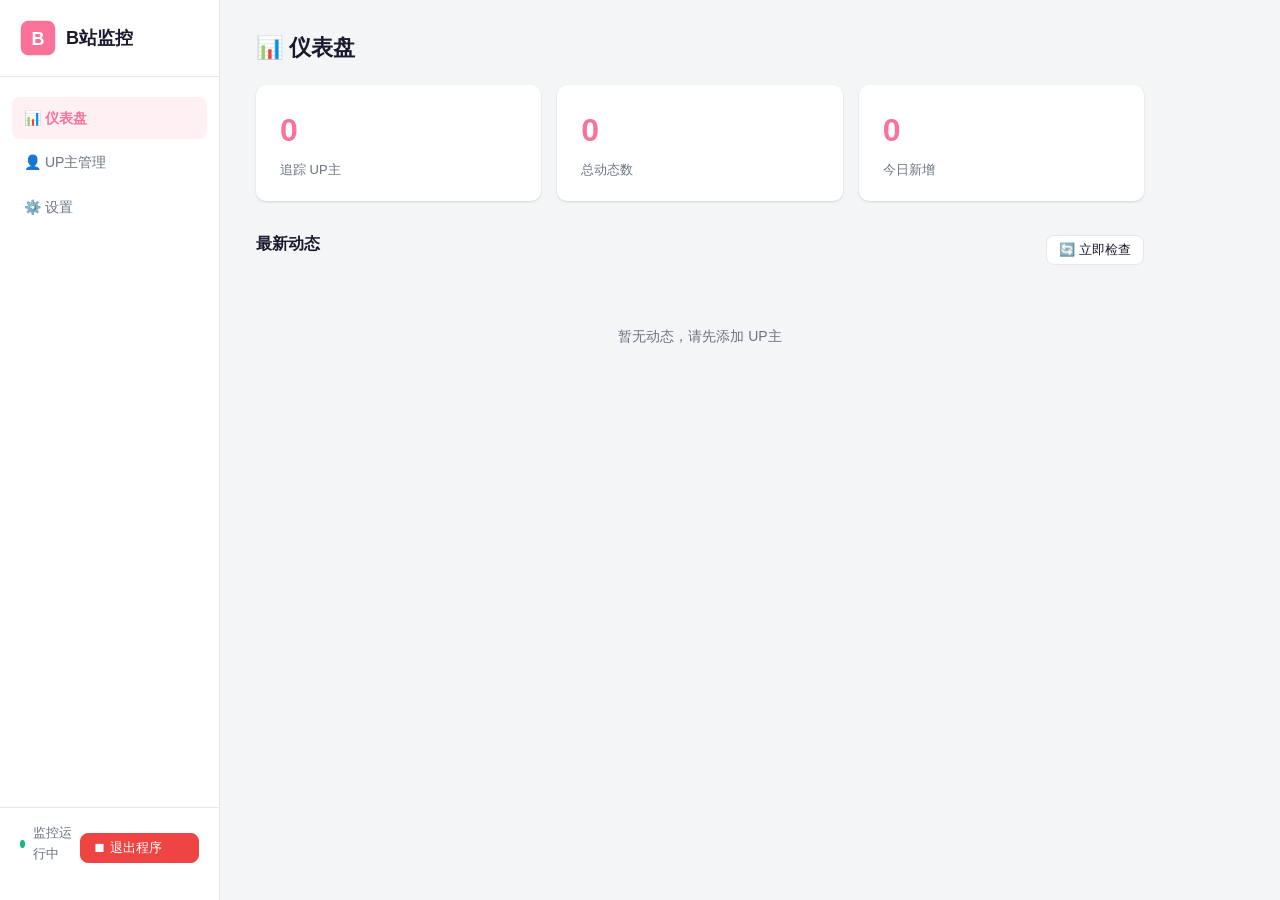
<file: templates/index.html>
<!DOCTYPE html>
<html lang="zh-CN">
<head>
    <meta charset="UTF-8">
    <meta name="viewport" content="width=device-width, initial-scale=1.0">
    <title>B站 UP主 动态监控</title>
    <link rel="stylesheet" href="/static/style.css">
</head>
<body>
    <div class="app">
        <!-- Sidebar -->
        <aside class="sidebar">
            <div class="sidebar-header">
                <svg class="logo" viewBox="0 0 48 48" width="36" height="36">
                    <rect x="1" y="1" width="46" height="46" rx="10" fill="#FB7299"/>
                    <text x="24" y="33" text-anchor="middle" fill="white" font-size="24" font-weight="bold">B</text>
                </svg>
                <span class="sidebar-title">B站监控</span>
            </div>

            <nav class="sidebar-nav">
                <a href="#" class="nav-item active" data-page="dashboard">📊 仪表盘</a>
                <a href="#" class="nav-item" data-page="up_users">👤 UP主管理</a>
                <a href="#" class="nav-item" data-page="settings">⚙️ 设置</a>
            </nav>

            <div class="sidebar-footer">
                <span class="status-dot" id="status-dot"></span>
                <span id="status-text">监控运行中</span>
                <button class="btn btn-sm btn-danger" onclick="shutdown()" style="margin-top:8px;width:100%;">⏹ 退出程序</button>
            </div>
        </aside>

        <!-- Main Content -->
        <main class="main">
            <!-- Dashboard Page -->
            <div class="page active" id="page-dashboard">
                <h2>📊 仪表盘</h2>
                <div class="stats-grid">
                    <div class="stat-card">
                        <div class="stat-value" id="stat-up-count">0</div>
                        <div class="stat-label">追踪 UP主</div>
                    </div>
                    <div class="stat-card">
                        <div class="stat-value" id="stat-total">0</div>
                        <div class="stat-label">总动态数</div>
                    </div>
                    <div class="stat-card">
                        <div class="stat-value" id="stat-today">0</div>
                        <div class="stat-label">今日新增</div>
                    </div>
                </div>

                <div class="section-header">
                    <h3>最新动态</h3>
                    <button class="btn btn-sm" onclick="checkNow()">🔄 立即检查</button>
                </div>

                <div class="dynamics-list" id="dynamics-list">
                    <p class="empty-hint">暂无动态，请先添加 UP主</p>
                </div>
            </div>

            <!-- UP Users Page -->
            <div class="page" id="page-up_users">
                <h2>👤 UP主管理</h2>

                <div class="add-up-form">
                    <input type="text" id="add-uid" placeholder="输入 UP主 UID (如 25470223)">
                    <button class="btn btn-primary" onclick="addUpUser()">添加</button>
                </div>
                <p class="help-text">在 UP主 B站空间页的 URL 中可以找到 UID，如 <code>space.bilibili.com/25470223</code></p>

                <div class="up-list" id="up-list">
                    <p class="empty-hint">还没有添加任何 UP主</p>
                </div>
            </div>

            <!-- Settings Page -->
            <div class="page" id="page-settings">
                <h2>⚙️ 设置</h2>
                <form id="settings-form" class="settings-form">
                    <div class="form-section">
                        <h3>🔔 钉钉通知</h3>
                        <div class="form-group">
                            <label for="set-webhook">Webhook URL</label>
                            <input type="url" id="set-webhook" autocomplete="off">
                        </div>
                        <div class="form-group">
                            <label for="set-secret">加签密钥</label>
                            <input type="text" id="set-secret" autocomplete="off">
                        </div>
                        <button type="button" class="btn btn-sm" onclick="testNotify()">📤 发送测试通知</button>
                    </div>

                    <div class="form-section">
                        <h3>🍿 B站 Cookie</h3>
                        <div class="form-group">
                            <label for="set-cookie">Cookie</label>
                            <textarea id="set-cookie" rows="3" autocomplete="off"></textarea>
                        </div>
                    </div>

                    <div class="form-section">
                        <h3>⏱️ 检查间隔</h3>
                        <div class="form-group">
                            <label for="set-interval">间隔 (分钟)</label>
                            <select id="set-interval">
                                <option value="1">1 分钟</option>
                                <option value="3">3 分钟</option>
                                <option value="5">5 分钟</option>
                                <option value="10">10 分钟</option>
                                <option value="15">15 分钟</option>
                                <option value="30">30 分钟</option>
                            </select>
                        </div>
                    </div>

                    <button type="submit" class="btn btn-primary">保存设置</button>
                </form>
            </div>
        </main>
    </div>

    <div id="toast" class="toast"></div>
    <script src="/static/app.js"></script>
</body>
</html>
</file>
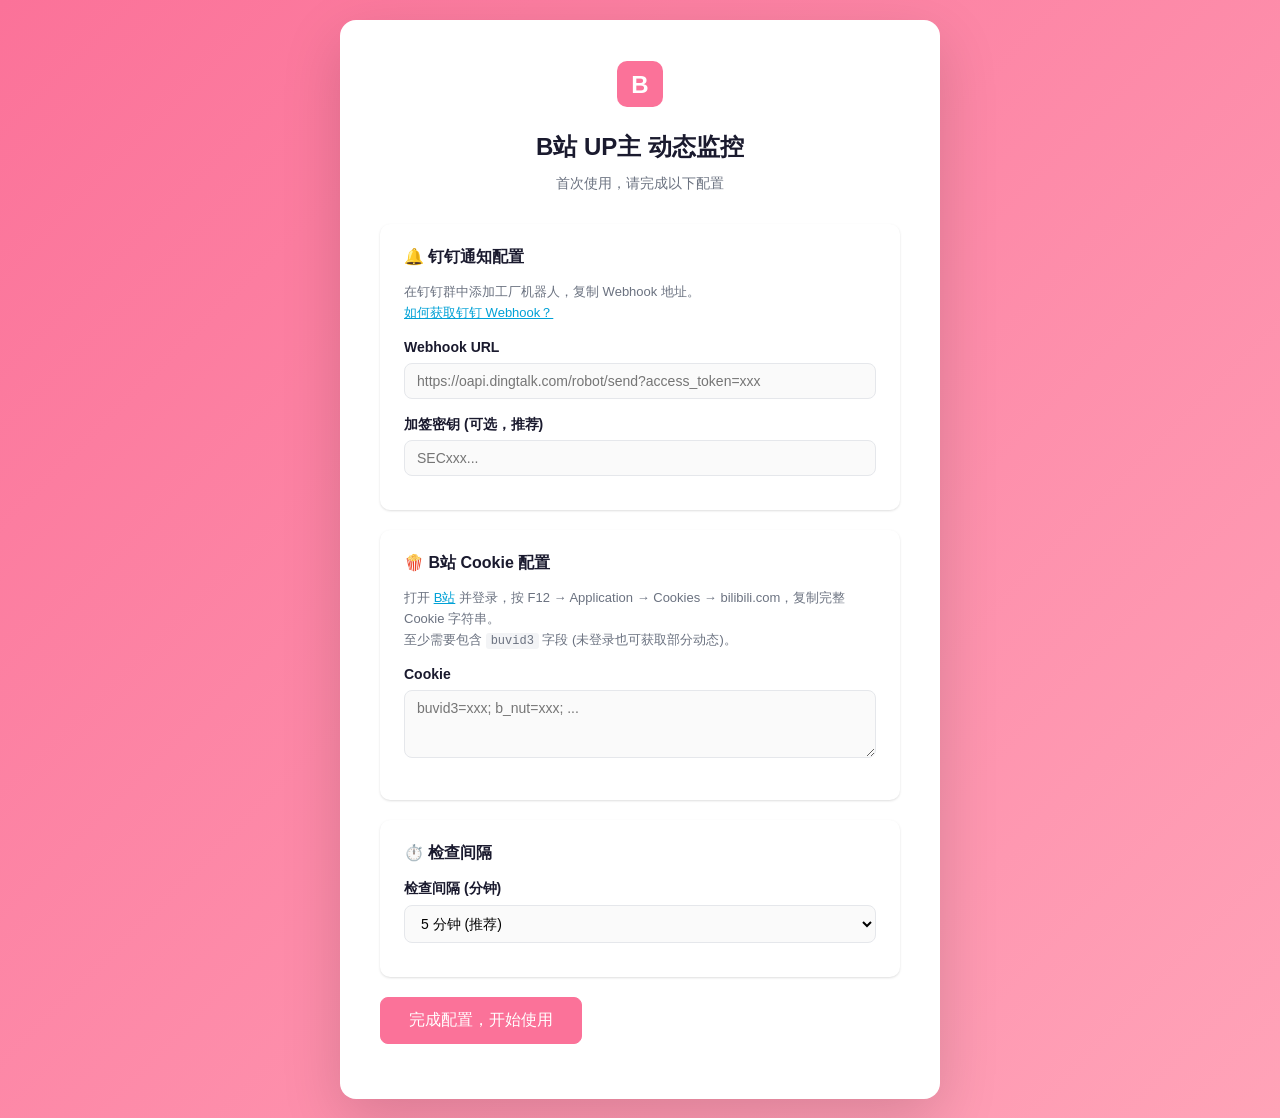
<file: templates/wizard.html>
<!DOCTYPE html>
<html lang="zh-CN">
<head>
    <meta charset="UTF-8">
    <meta name="viewport" content="width=device-width, initial-scale=1.0">
    <title>B站 UP主 动态监控 — 初始配置</title>
    <link rel="stylesheet" href="/static/style.css">
</head>
<body class="wizard-page">
    <div class="wizard-container">
        <div class="wizard-card">
            <div class="wizard-header">
                <svg class="logo" viewBox="0 0 48 48" width="48" height="48">
                    <rect x="1" y="1" width="46" height="46" rx="10" fill="#FB7299"/>
                    <text x="24" y="33" text-anchor="middle" fill="white" font-size="24" font-weight="bold">B</text>
                </svg>
                <h1>B站 UP主 动态监控</h1>
                <p class="subtitle">首次使用，请完成以下配置</p>
            </div>

            <form id="wizard-form" class="wizard-form">
                <!-- Step 1: DingTalk -->
                <div class="form-section">
                    <h3>🔔 钉钉通知配置</h3>
                    <p class="help-text">
                        在钉钉群中添加工厂机器人，复制 Webhook 地址。<br>
                        <a href="https://open.dingtalk.com/document/orgapp/custom-bot-send-message-type" target="_blank">如何获取钉钉 Webhook？</a>
                    </p>
                    <div class="form-group">
                        <label for="webhook">Webhook URL</label>
                        <input type="url" id="webhook" placeholder="https://oapi.dingtalk.com/robot/send?access_token=xxx" autocomplete="off">
                    </div>
                    <div class="form-group">
                        <label for="secret">加签密钥 (可选，推荐)</label>
                        <input type="text" id="secret" placeholder="SECxxx..." autocomplete="off">
                    </div>
                </div>

                <!-- Step 2: Bilibili Cookie -->
                <div class="form-section">
                    <h3>🍿 B站 Cookie 配置</h3>
                    <p class="help-text">
                        打开 <a href="https://www.bilibili.com" target="_blank">B站</a> 并登录，按 F12 → Application → Cookies → bilibili.com，复制完整 Cookie 字符串。<br>
                        至少需要包含 <code>buvid3</code> 字段 (未登录也可获取部分动态)。
                    </p>
                    <div class="form-group">
                        <label for="cookie">Cookie</label>
                        <textarea id="cookie" rows="3" placeholder="buvid3=xxx; b_nut=xxx; ..." autocomplete="off"></textarea>
                    </div>
                </div>

                <!-- Step 3: Interval -->
                <div class="form-section">
                    <h3>⏱️ 检查间隔</h3>
                    <div class="form-group">
                        <label for="interval">检查间隔 (分钟)</label>
                        <select id="interval">
                            <option value="1">1 分钟</option>
                            <option value="3">3 分钟</option>
                            <option value="5" selected>5 分钟 (推荐)</option>
                            <option value="10">10 分钟</option>
                            <option value="15">15 分钟</option>
                            <option value="30">30 分钟</option>
                        </select>
                    </div>
                </div>

                <button type="submit" class="btn btn-primary btn-lg">完成配置，开始使用</button>
            </form>

            <div id="wizard-status" class="wizard-status"></div>
        </div>
    </div>

    <script src="/static/app.js"></script>
</body>
</html>
</file>
<file: static/style.css>
/* ── Reset & Variables ─────────────────────────────────── */
*, *::before, *::after { box-sizing: border-box; margin: 0; padding: 0; }

:root {
    --pink: #FB7299;
    --pink-hover: #e85d85;
    --blue: #00A1D6;
    --bg: #f4f5f7;
    --card-bg: #ffffff;
    --text: #1a1a2e;
    --text-secondary: #6b7280;
    --border: #e5e7eb;
    --radius: 10px;
    --shadow: 0 1px 3px rgba(0,0,0,0.08), 0 1px 2px rgba(0,0,0,0.06);
    --sidebar-width: 220px;
}

body {
    font-family: -apple-system, BlinkMacSystemFont, "Segoe UI", Roboto,
                 "Helvetica Neue", Arial, "Noto Sans SC", sans-serif;
    background: var(--bg);
    color: var(--text);
    line-height: 1.6;
    min-height: 100vh;
}

/* ── Layout ─────────────────────────────────────────────── */
.app { display: flex; min-height: 100vh; }

.sidebar {
    width: var(--sidebar-width);
    background: var(--card-bg);
    border-right: 1px solid var(--border);
    display: flex;
    flex-direction: column;
    padding: 20px 0;
    position: fixed;
    top: 0; left: 0; bottom: 0;
    z-index: 10;
}

.sidebar-header {
    display: flex; align-items: center; gap: 10px;
    padding: 0 20px 20px; border-bottom: 1px solid var(--border);
    margin-bottom: 10px;
}

.sidebar-title { font-size: 18px; font-weight: 700; }

.sidebar-nav { flex: 1; padding: 10px 12px; }
.nav-item {
    display: block; padding: 10px 12px; border-radius: 8px;
    color: var(--text-secondary); text-decoration: none;
    font-size: 14px; transition: all 0.15s; margin-bottom: 2px;
}
.nav-item:hover { background: #f3f4f6; color: var(--text); }
.nav-item.active { background: #fff0f4; color: var(--pink); font-weight: 600; }

.sidebar-footer {
    padding: 15px 20px; border-top: 1px solid var(--border);
    font-size: 13px; color: var(--text-secondary);
    display: flex; align-items: center; gap: 8px;
}
.status-dot {
    width: 8px; height: 8px; border-radius: 50%;
    background: #10b981; display: inline-block;
}
.status-dot.stopped { background: #ef4444; }

.main {
    margin-left: var(--sidebar-width);
    flex: 1; padding: 30px 36px;
    max-width: 960px;
}

.page { display: none; }
.page.active { display: block; }

h2 { font-size: 22px; margin-bottom: 20px; }
h3 { font-size: 16px; margin-bottom: 12px; }

/* ── Stats ──────────────────────────────────────────────── */
.stats-grid { display: grid; grid-template-columns: repeat(3, 1fr); gap: 16px; margin-bottom: 30px; }
.stat-card {
    background: var(--card-bg); border-radius: var(--radius);
    padding: 20px 24px; box-shadow: var(--shadow);
}
.stat-value { font-size: 32px; font-weight: 700; color: var(--pink); }
.stat-label { font-size: 13px; color: var(--text-secondary); margin-top: 4px; }

.section-header {
    display: flex; align-items: center; justify-content: space-between;
    margin-bottom: 16px;
}

/* ── Buttons ────────────────────────────────────────────── */
.btn {
    display: inline-flex; align-items: center; gap: 6px;
    padding: 8px 16px; border: 1px solid var(--border); border-radius: 8px;
    background: var(--card-bg); color: var(--text); cursor: pointer;
    font-size: 14px; transition: all 0.15s; font-family: inherit;
}
.btn:hover { background: #f9fafb; }
.btn-primary { background: var(--pink); color: white; border-color: var(--pink); }
.btn-primary:hover { background: var(--pink-hover); }
.btn-danger { background: #ef4444; color: white; border-color: #ef4444; }
.btn-danger:hover { background: #dc2626; }
.btn-lg { padding: 12px 28px; font-size: 16px; }
.btn-sm { padding: 5px 12px; font-size: 13px; }
.btn:disabled { opacity: 0.5; cursor: not-allowed; }

/* ── Forms ──────────────────────────────────────────────── */
.form-group { margin-bottom: 14px; }
.form-group label { display: block; font-size: 14px; font-weight: 600; margin-bottom: 5px; }
.form-group input, .form-group textarea, .form-group select {
    width: 100%; padding: 9px 12px; border: 1px solid var(--border);
    border-radius: 8px; font-size: 14px; font-family: inherit;
    transition: border-color 0.15s; background: #fafafa;
}
.form-group input:focus, .form-group textarea:focus, .form-group select:focus {
    outline: none; border-color: var(--pink); background: white;
}
.form-group textarea { resize: vertical; }

.help-text { font-size: 13px; color: var(--text-secondary); margin-bottom: 12px; }
.help-text code {
    background: #f3f4f6; padding: 1px 5px; border-radius: 3px;
    font-size: 12px;
}
.help-text a { color: var(--blue); }

.form-section {
    background: var(--card-bg); border-radius: var(--radius);
    padding: 20px 24px; margin-bottom: 16px; box-shadow: var(--shadow);
}

/* ── UP List ────────────────────────────────────────────── */
.add-up-form { display: flex; gap: 10px; margin-bottom: 8px; }
.add-up-form input { flex: 1; padding: 9px 12px; border: 1px solid var(--border); border-radius: 8px; font-size: 14px; }
.add-up-form input:focus { outline: none; border-color: var(--pink); }

.up-list { margin-top: 16px; display: grid; gap: 10px; }
.up-card {
    background: var(--card-bg); border-radius: var(--radius);
    padding: 14px 18px; box-shadow: var(--shadow);
    display: flex; align-items: center; gap: 14px;
}
.up-card img { width: 44px; height: 44px; border-radius: 50%; object-fit: cover; }
.up-card .up-info { flex: 1; }
.up-card .up-name { font-weight: 600; font-size: 15px; }
.up-card .up-uid { font-size: 12px; color: var(--text-secondary); }
.up-card .up-actions { display: flex; gap: 6px; }

.empty-hint { color: var(--text-secondary); font-size: 14px; text-align: center; padding: 40px 0; }

/* ── Dynamics List ──────────────────────────────────────── */
.dynamics-list { display: grid; gap: 12px; }
.dynamic-card {
    background: var(--card-bg); border-radius: var(--radius);
    padding: 16px 20px; box-shadow: var(--shadow);
    transition: box-shadow 0.15s;
}
.dynamic-card:hover { box-shadow: 0 4px 12px rgba(0,0,0,0.1); }
.dynamic-card .dyn-header {
    display: flex; align-items: center; gap: 10px; margin-bottom: 8px;
}
.dynamic-card .dyn-avatar { width: 28px; height: 28px; border-radius: 50%; }
.dynamic-card .dyn-up-name { font-weight: 600; font-size: 14px; }
.dynamic-card .dyn-type {
    font-size: 11px; background: #f3f4f6; padding: 2px 8px;
    border-radius: 10px; color: var(--text-secondary);
}
.dynamic-card .dyn-content { font-size: 14px; margin-bottom: 8px; line-height: 1.5; }
.dynamic-card .dyn-footer {
    display: flex; justify-content: space-between; align-items: center;
    font-size: 12px; color: var(--text-secondary);
}
.dynamic-card .dyn-link { color: var(--blue); text-decoration: none; }
.dynamic-card .dyn-link:hover { text-decoration: underline; }

/* ── Settings Form ──────────────────────────────────────── */
.settings-form { max-width: 640px; }

/* ── Toast ──────────────────────────────────────────────── */
.toast {
    position: fixed; top: 20px; right: 20px; z-index: 9999;
    padding: 12px 20px; border-radius: 8px; color: white;
    font-size: 14px; transform: translateX(120%); transition: transform 0.3s;
    pointer-events: none;
}
.toast.show { transform: translateX(0); }
.toast.success { background: #10b981; }
.toast.error { background: #ef4444; }
.toast.info { background: var(--blue); }

/* ── Wizard ─────────────────────────────────────────────── */
.wizard-page { background: linear-gradient(135deg, #FB7299 0%, #FFA3B8 100%); }
.wizard-container {
    min-height: 100vh; display: flex; align-items: center;
    justify-content: center; padding: 20px;
}
.wizard-card {
    background: white; border-radius: 16px; padding: 40px;
    max-width: 600px; width: 100%; box-shadow: 0 20px 60px rgba(0,0,0,0.15);
}
.wizard-header { text-align: center; margin-bottom: 30px; }
.wizard-header h1 { font-size: 24px; margin: 12px 0 6px; }
.wizard-header .subtitle { color: var(--text-secondary); font-size: 14px; }
.wizard-form .form-section { margin-bottom: 20px; }
.wizard-status { text-align: center; margin-top: 15px; font-size: 14px; }

/* ── Responsive ─────────────────────────────────────────── */
@media (max-width: 768px) {
    .sidebar { display: none; }
    .main { margin-left: 0; padding: 20px; }
    .stats-grid { grid-template-columns: 1fr; }
}
</file>
